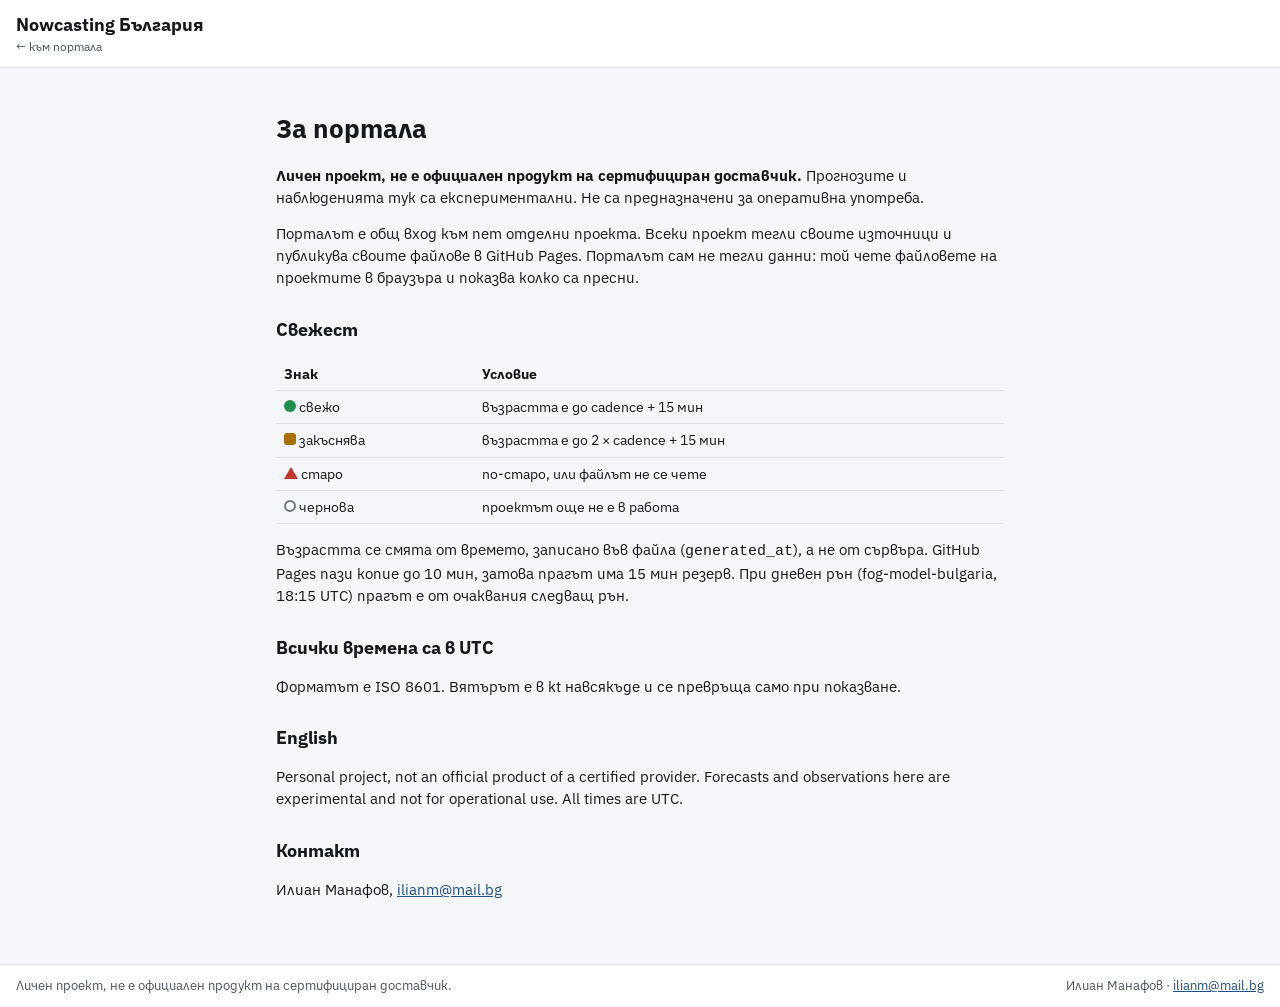
<file: site/about.html>
<!doctype html>
<html lang="bg">
<head>
<meta charset="utf-8">
<meta name="viewport" content="width=device-width, initial-scale=1">
<title>За портала · Nowcasting България</title>
<link rel="preconnect" href="https://fonts.googleapis.com">
<link rel="preconnect" href="https://fonts.gstatic.com" crossorigin>
<link href="https://fonts.googleapis.com/css2?family=IBM+Plex+Sans:wght@400;600;700&amp;family=IBM+Plex+Mono:wght@400;600&amp;display=swap" rel="stylesheet">
<link rel="stylesheet" href="assets/v1/portal.css">
</head>
<body>
<header class="top">
  <div class="top-in">
    <a class="brand" href="./"><span><span class="brand-title">Nowcasting България</span><span class="brand-sub">← към портала</span></span></a>
  </div>
</header>
<main class="prose">
  <h1>За портала</h1>
  <p><strong>Личен проект, не е официален продукт на сертифициран доставчик.</strong> Прогнозите и наблюденията тук са експериментални. Не са предназначени за оперативна употреба.</p>
  <p>Порталът е общ вход към пет отделни проекта. Всеки проект тегли своите източници и публикува своите файлове в GitHub Pages. Порталът сам не тегли данни: той чете файловете на проектите в браузъра и показва колко са пресни.</p>

  <h2>Свежест</h2>
  <table>
    <thead><tr><th>Знак</th><th>Условие</th></tr></thead>
    <tbody>
      <tr><td><span class="mark green"></span> свежо</td><td>възрастта е до cadence + 15 мин</td></tr>
      <tr><td><span class="mark yellow"></span> закъснява</td><td>възрастта е до 2 × cadence + 15 мин</td></tr>
      <tr><td><span class="mark red"></span> старо</td><td>по-старо, или файлът не се чете</td></tr>
      <tr><td><span class="mark gray"></span> чернова</td><td>проектът още не е в работа</td></tr>
    </tbody>
  </table>
  <p>Възрастта се смята от времето, записано във файла (<code>generated_at</code>), а не от сървъра. GitHub Pages пази копие до 10 мин, затова прагът има 15 мин резерв. При дневен рън (fog-model-bulgaria, 18:15 UTC) прагът е от очаквания следващ рън.</p>

  <h2>Всички времена са в UTC</h2>
  <p>Форматът е ISO 8601. Вятърът е в kt навсякъде и се превръща само при показване.</p>

  <h2>English</h2>
  <p>Personal project, not an official product of a certified provider. Forecasts and observations here are experimental and not for operational use. All times are UTC.</p>

  <h2>Контакт</h2>
  <p>Илиан Манафов, <a href="mailto:ilianm@mail.bg">ilianm@mail.bg</a></p>
</main>
<footer class="foot"><div class="foot-in"><span>Личен проект, не е официален продукт на сертифициран доставчик.</span><span>Илиан Манафов · <a href="mailto:ilianm@mail.bg">ilianm@mail.bg</a></span></div></footer>
</body>
</html>
</file>
<file: site/assets/v1/portal.css>
/* Shared portal styles, v1. Projects may link this file; breaking changes go to /assets/v2/. */
:root {
  --bg: #0F1720;
  --panel: #131D28;
  --panel-2: #1C2836;
  --line: #253242;
  --line-2: #34445A;
  --text: #E6EBF1;
  --text-2: #C9D3DF;
  --muted: #A7B3C2;
  --accent: #2B6CB0;
  --accent-text: #FFFFFF;
  --link: #8CC4FF;
  --sel: #5AA2E6;
  --green: #3CB371;
  --yellow: #E0A526;
  --red: #E5534B;
  --gray: #8A98AA;
  --green-bg: #163326; --green-bd: #2F6B4C;
  --yellow-bg: #3A3320; --yellow-bd: #7A6427;
  --red-bg: #3A1F1F; --red-bd: #7A3330;
  --gray-bg: #1F2935; --gray-bd: #3A4C62;
  --font: "IBM Plex Sans", system-ui, sans-serif;
  --mono: "IBM Plex Mono", ui-monospace, monospace;
}
@media (prefers-color-scheme: light) {
  :root:not([data-theme="dark"]) {
    --bg: #F4F6F9; --panel: #FFFFFF; --panel-2: #EEF1F5; --line: #DDE2E9; --line-2: #C7CED8;
    --text: #15181D; --text-2: #2A303A; --muted: #4A5361; --accent: #1F4E8C; --link: #1F4E8C; --sel: #1F4E8C;
    --green: #1E8E4E; --yellow: #A86F00; --red: #C2362B; --gray: #6B7584;
    --green-bg: #E8F5EE; --green-bd: #B9DFC9; --yellow-bg: #FBF3DE; --yellow-bd: #EBD49A;
    --red-bg: #FBEAE8; --red-bd: #EDB8B3; --gray-bg: #F1F3F6; --gray-bd: #D5DAE1;
  }
}
:root[data-theme="light"] {
  --bg: #F4F6F9; --panel: #FFFFFF; --panel-2: #EEF1F5; --line: #DDE2E9; --line-2: #C7CED8;
  --text: #15181D; --text-2: #2A303A; --muted: #4A5361; --accent: #1F4E8C; --link: #1F4E8C; --sel: #1F4E8C;
  --green: #1E8E4E; --yellow: #A86F00; --red: #C2362B; --gray: #6B7584;
  --green-bg: #E8F5EE; --green-bd: #B9DFC9; --yellow-bg: #FBF3DE; --yellow-bd: #EBD49A;
  --red-bg: #FBEAE8; --red-bd: #EDB8B3; --gray-bg: #F1F3F6; --gray-bd: #D5DAE1;
}

* { box-sizing: border-box; }
html, body { margin: 0; }
body { background: var(--bg); color: var(--text); font-family: var(--font); font-size: 15px; line-height: 1.45; min-height: 100vh; display: flex; flex-direction: column; }
a { color: var(--link); }
.mono { font-family: var(--mono); }
.small { font-size: 12px; }
.muted { color: var(--muted); }

.top { background: var(--panel); border-bottom: 1px solid var(--line); }
.top-in, .foot-in { max-width: 2560px; margin: 0 auto; padding: 12px 16px; display: flex; flex-wrap: wrap; align-items: center; justify-content: space-between; gap: 12px; }
.brand { display: flex; align-items: center; gap: 12px; color: var(--link); text-decoration: none; }
.brand-title { display: block; color: var(--text); font-weight: 700; font-size: 18px; }
.brand-sub { display: block; color: var(--muted); font-size: 12px; }
.top-right { display: flex; align-items: center; gap: 14px; }
.clock { color: var(--text-2); font-size: 14px; }
.lang { display: flex; border: 1px solid var(--line-2); border-radius: 8px; overflow: hidden; }
.lang button { min-height: 36px; min-width: 48px; border: 0; background: var(--panel); color: var(--text); font: 600 14px var(--font); cursor: pointer; }
.lang button[aria-pressed="true"] { background: var(--accent); color: var(--accent-text); }

.layout { flex: 1; width: 100%; max-width: 2560px; margin: 0 auto; padding: 16px; display: flex; flex-wrap: wrap; gap: 16px; align-items: flex-start; }
.tiles { flex: 1 1 240px; max-width: 300px; display: flex; flex-direction: column; gap: 8px; }
.kicker { margin: 0; padding: 4px 2px; font-size: 12px; font-weight: 600; letter-spacing: .06em; text-transform: uppercase; color: var(--muted); }
#tiles { display: flex; flex-direction: column; gap: 8px; }
.tile { display: flex; flex-direction: column; align-items: flex-start; gap: 4px; width: 100%; padding: 12px; text-align: left; font: inherit; color: inherit; background: var(--panel); border: 1px solid var(--line); border-radius: 10px; cursor: pointer; }
.tile:hover { border-color: var(--line-2); }
.tile[aria-pressed="true"] { border-color: var(--sel); box-shadow: inset 0 0 0 1px var(--sel); background: var(--panel-2); }
.tile-head { display: flex; width: 100%; justify-content: space-between; align-items: center; gap: 8px; }
.tile-name { font-weight: 600; font-size: 15px; }
.tile-short { font-size: 13px; color: var(--text-2); }
.tile-age { font-size: 12px; color: var(--muted); font-family: var(--mono); }

.mark { display: inline-block; width: 12px; height: 12px; flex: none; }
.mark.green { background: var(--green); border-radius: 50%; }
.mark.yellow { background: var(--yellow); border-radius: 3px; }
.mark.red { width: 0; height: 0; border-left: 7px solid transparent; border-right: 7px solid transparent; border-bottom: 12px solid var(--red); }
.mark.gray { border: 2px solid var(--gray); border-radius: 50%; }
.mark.wait { border: 2px dashed var(--gray); border-radius: 50%; }

.stage { flex: 999 1 560px; min-width: 0; background: var(--panel); border: 1px solid var(--line); border-radius: 12px; overflow: hidden; display: flex; flex-direction: column; }
.stage-bar { display: flex; flex-wrap: wrap; justify-content: space-between; align-items: center; gap: 10px; padding: 12px 16px; border-bottom: 1px solid var(--line); }
.stage-bar h1 { margin: 0 10px 0 0; font-size: 20px; display: inline; }
.stage-body { position: relative; background: var(--bg); }
.stage-body iframe { display: block; width: 100%; height: calc(100vh - 210px); min-height: 560px; border: 0; background: #FFFFFF; }
.placeholder { padding: 32px 24px; min-height: 420px; display: flex; flex-direction: column; gap: 12px; justify-content: center; align-items: flex-start; color: var(--text-2); }
.placeholder h2 { margin: 0; font-size: 18px; color: var(--text); }
.btn { display: inline-flex; align-items: center; justify-content: center; min-height: 44px; padding: 0 16px; border-radius: 8px; background: var(--accent); color: var(--accent-text); font-weight: 600; font-size: 14px; text-decoration: none; }

.side { flex: 1 1 260px; max-width: 340px; display: flex; flex-direction: column; gap: 12px; }
.card { background: var(--panel); border: 1px solid var(--line); border-radius: 12px; padding: 16px; display: flex; flex-direction: column; gap: 10px; }
.card-h { margin: 0; font-size: 14px; }
.status { display: flex; align-items: center; gap: 10px; padding: 10px 12px; border-radius: 8px; border: 1px solid var(--gray-bd); background: var(--gray-bg); }
.status.green { background: var(--green-bg); border-color: var(--green-bd); }
.status.yellow { background: var(--yellow-bg); border-color: var(--yellow-bd); }
.status.red { background: var(--red-bg); border-color: var(--red-bd); }
.status-text { display: flex; flex-direction: column; }
.status-text b { font-size: 14px; }
.status-text span { font-size: 13px; color: var(--text-2); }
.desc { margin: 0; font-size: 14px; color: var(--text-2); }
.facts { margin: 0; display: grid; grid-template-columns: auto 1fr; gap: 6px 12px; font-size: 13px; }
.facts dt { color: var(--muted); }
.facts dd { margin: 0; overflow-wrap: anywhere; }
.facts dd a { display: block; }
.prod { display: grid; grid-template-columns: 14px 1fr; column-gap: 6px; align-items: center; padding: 2px 0 6px; }
.facts dd .prod a { display: inline; }
.prod .mark { transform: scale(.8); }
.prod-age { grid-column: 2; color: var(--muted); font-family: var(--font); font-size: 12px; }
.legend { list-style: none; margin: 0; padding: 0; display: flex; flex-direction: column; gap: 8px; font-size: 13px; color: var(--text-2); }
.legend li { display: flex; align-items: center; gap: 8px; }
.more { display: flex; flex-direction: column; gap: 12px; }
.more > summary { display: none; }
.open-short { display: none; }
.more > .card + .card { margin-top: 12px; }

.foot { border-top: 1px solid var(--line); background: var(--panel); font-size: 13px; color: var(--muted); }

.prose { max-width: 760px; margin: 0 auto; padding: 24px 16px 48px; }
.prose h1 { font-size: 26px; }
.prose h2 { font-size: 18px; margin-top: 28px; }
.prose table { border-collapse: collapse; width: 100%; font-size: 14px; }
.prose th, .prose td { text-align: left; padding: 6px 8px; border-bottom: 1px solid var(--line); }

@media (max-width: 720px) {
  .top-in { padding: 8px 16px; gap: 8px; }
  .brand-sub { display: none; }
  .top-in { flex-wrap: nowrap; }
  .top-right { gap: 10px; }
  .clock { font-size: 12px; }
  .layout { padding: 10px 16px 16px; gap: 10px; }

  /* tiles become one sliding row of chips */
  .tiles { flex: 1 1 100%; max-width: none; min-width: 0; }
  .tiles .kicker { display: none; }
  #tiles { flex-direction: row; gap: 8px; overflow-x: auto; scroll-snap-type: x proximity; -webkit-overflow-scrolling: touch; padding-bottom: 4px; margin: 0 -16px; padding-left: 16px; padding-right: 16px; scrollbar-width: none; }
  #tiles::-webkit-scrollbar { display: none; }
  .tile { flex: none; width: auto; min-height: 44px; padding: 8px 12px; gap: 2px; scroll-snap-align: start; }
  .tile-head { gap: 8px; }
  .tile-name { font-size: 14px; white-space: nowrap; }
  .tile-short { display: none; }
  .tile-age { white-space: nowrap; }

  /* the selected project right under the chips */
  .stage { flex: 1 1 100%; border-radius: 10px; }
  .stage-bar { padding: 8px 12px; gap: 8px; flex-wrap: nowrap; }
  .stage-bar > div { min-width: 0; }
  .stage-bar h1 { font-size: 17px; display: block; white-space: nowrap; overflow: hidden; text-overflow: ellipsis; }
  #cur-short { display: none; }
  .open-long { display: none; }
  .open-short { display: inline; }
  #cur-open { min-height: 40px; padding: 0 12px; font-size: 13px; white-space: nowrap; }
  .stage-body iframe { height: calc(100vh - 200px); height: calc(100dvh - 200px); min-height: 420px; }
  .placeholder { min-height: 300px; }

  /* details under the stage, collapsed */
  .side { flex: 1 1 100%; max-width: none; }
  .more > summary { display: flex; align-items: center; justify-content: space-between; min-height: 44px; padding: 0 16px; background: var(--panel); border: 1px solid var(--line); border-radius: 10px; font-weight: 600; font-size: 14px; cursor: pointer; list-style: none; }
  .more > summary::-webkit-details-marker { display: none; }
  .more > summary::after { content: "+"; font-size: 18px; color: var(--muted); }
  .more[open] > summary::after { content: "\2212"; }
  .more[open] > summary { margin-bottom: 0; }
}

@media (max-width: 440px) {
  .clock { display: none; }
}
</file>
